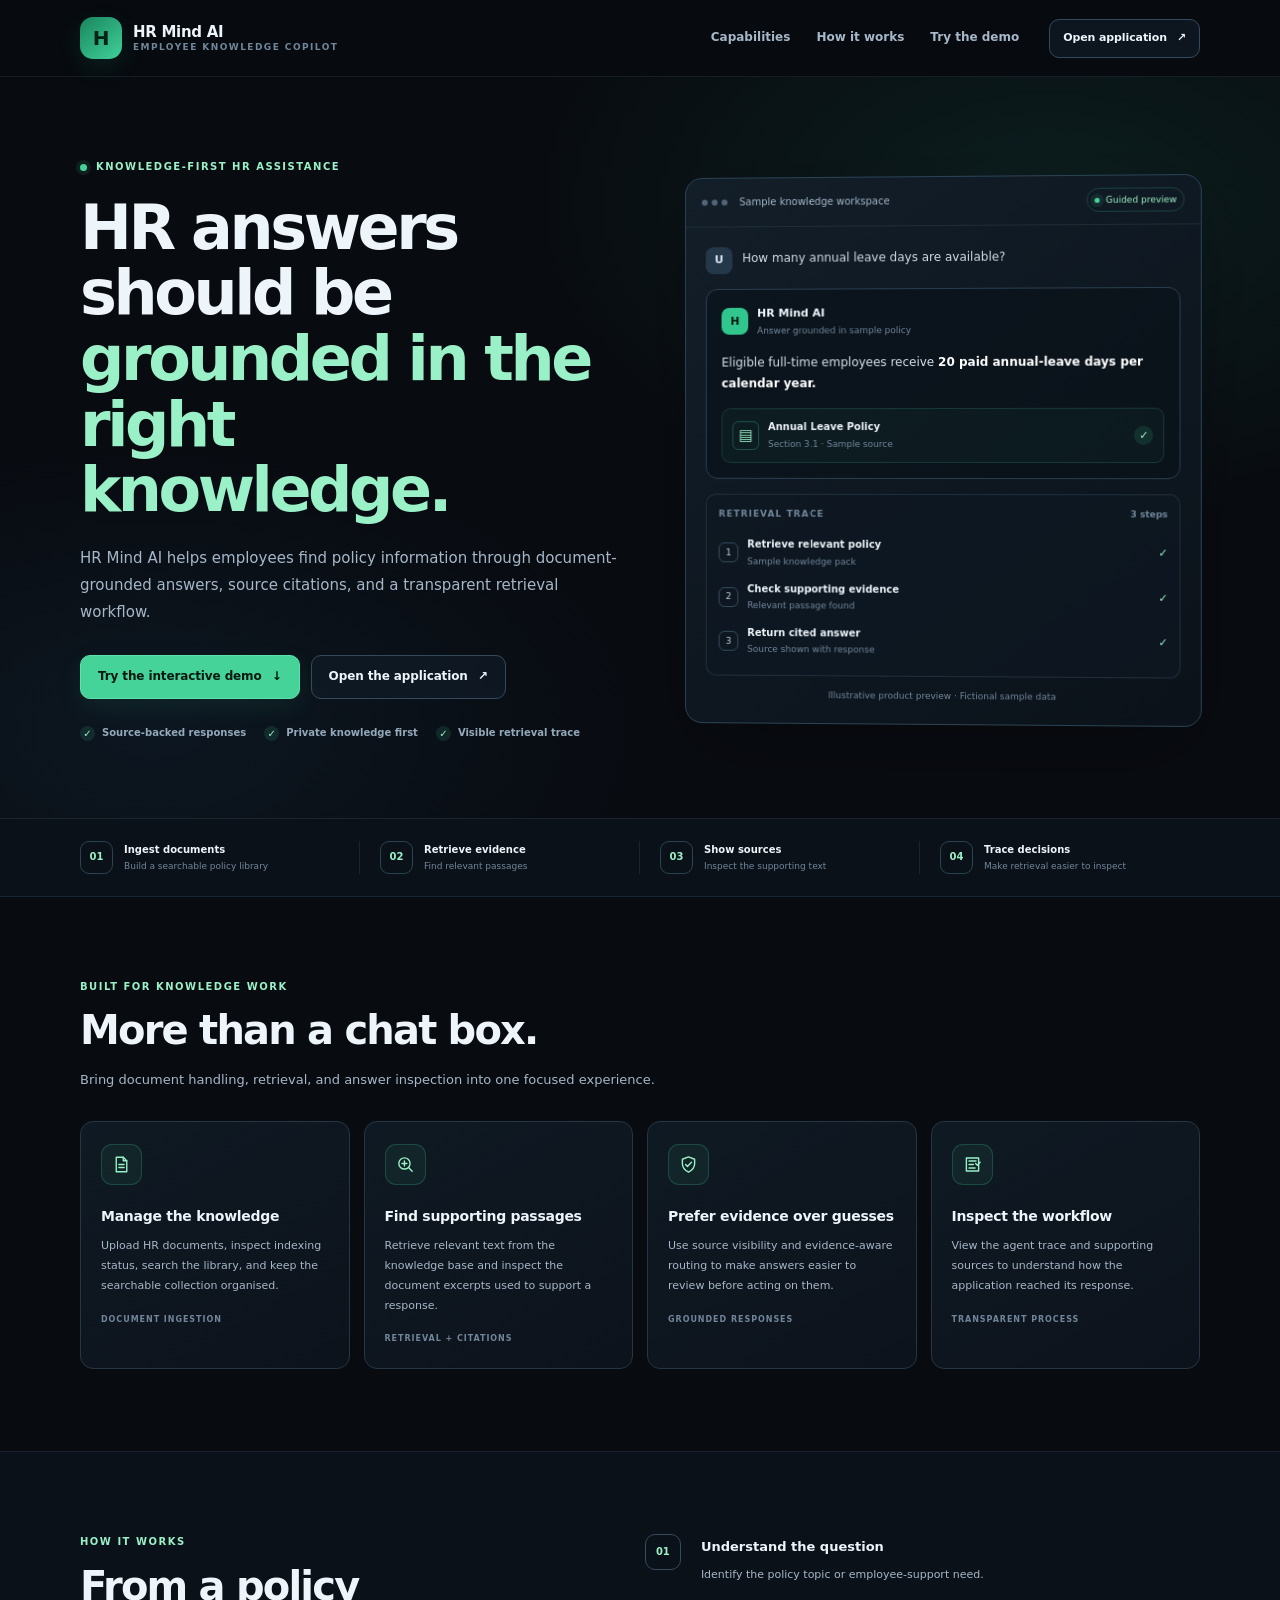
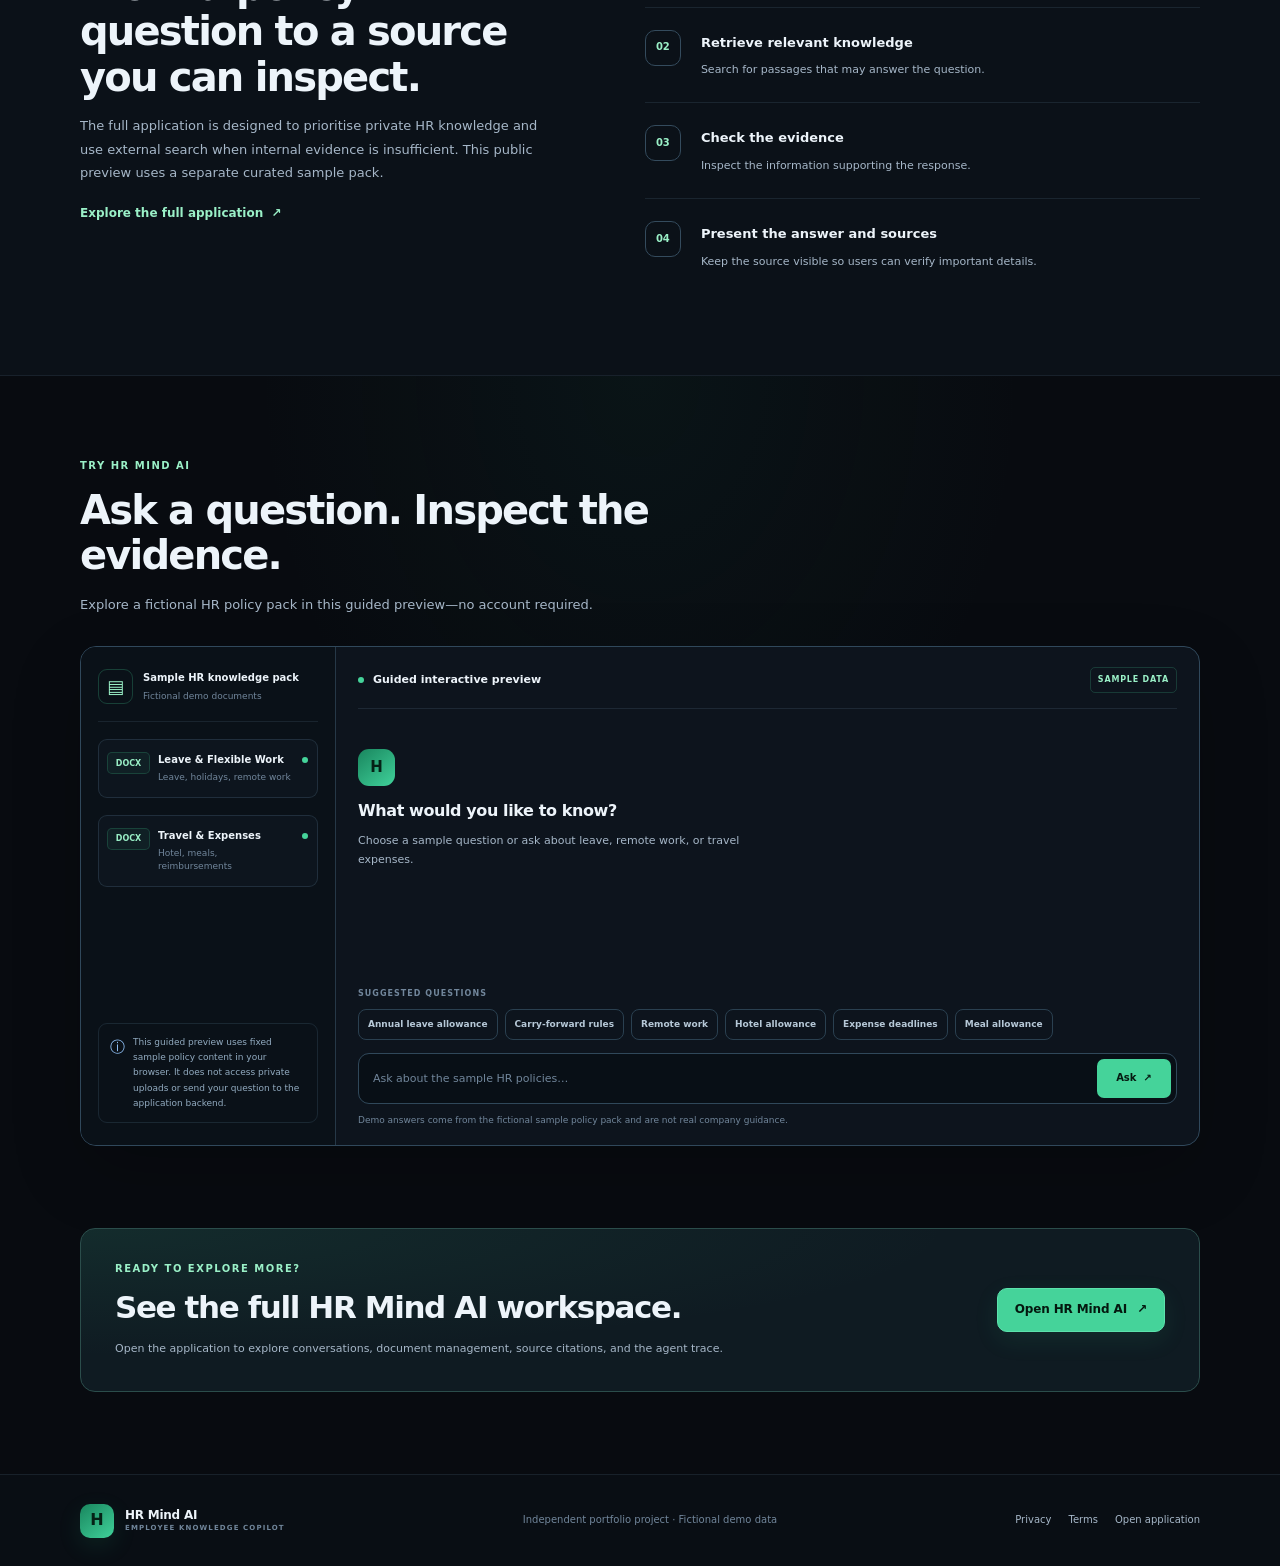
<file: templates/showcase.html>
<!doctype html>
<html lang="en">
  <head>
    <meta charset="UTF-8" />
    <meta name="viewport" content="width=device-width, initial-scale=1.0" />
    <meta name="theme-color" content="#080b10" />
    <meta name="description" content="Explore HR Mind AI, an employee knowledge copilot for document-grounded HR answers, citations, and transparent retrieval workflows." />
    <meta property="og:type" content="website" />
    <meta property="og:title" content="HR Mind AI — HR answers you can verify" />
    <meta property="og:description" content="Explore a guided sample workspace for policy questions, document-grounded answers, and citations." />
    <meta property="og:url" content="https://hrmindai.dpdns.org/showcase" />
    <link rel="canonical" href="https://hrmindai.dpdns.org/showcase" />
    <title>HR Mind AI — HR answers you can verify</title>
    <link rel="stylesheet" href="/static/css/showcase.css?v=public-showcase-20261026" />
    <script defer src="/static/js/showcase.js?v=public-showcase-20261026"></script>
  </head>
  <body class="showcase-page">
    <a class="sc-skip-link" href="#main-content">Skip to content</a>
    <header class="sc-header">
      <div class="sc-container sc-header-inner">
        <a class="sc-brand" href="/showcase" aria-label="HR Mind AI showcase home">
          <span class="sc-brand-mark" aria-hidden="true">H</span>
          <span class="sc-brand-copy"><strong>HR Mind AI</strong><small>EMPLOYEE KNOWLEDGE COPILOT</small></span>
        </a>
        <nav class="sc-nav" aria-label="Main navigation">
          <a href="#capabilities">Capabilities</a>
          <a href="#workflow">How it works</a>
          <a href="#demo">Try the demo</a>
        </nav>
        <a class="sc-button sc-button-quiet sc-header-cta" href="/">Open application <span aria-hidden="true">↗</span></a>
        <button class="sc-menu-button" id="scMenuButton" type="button" aria-expanded="false" aria-controls="scNavMobile">Menu</button>
      </div>
      <div class="sc-mobile-nav" id="scNavMobile" hidden>
        <a href="#capabilities">Capabilities</a>
        <a href="#workflow">How it works</a>
        <a href="#demo">Try the demo</a>
        <a href="/">Open application</a>
      </div>
    </header>

    <main id="main-content">
      <section class="sc-hero">
        <div class="sc-container sc-hero-grid">
          <div class="sc-hero-copy">
            <p class="sc-eyebrow"><span class="sc-eyebrow-dot"></span> KNOWLEDGE-FIRST HR ASSISTANCE</p>
            <h1>HR answers should be <span>grounded in the right knowledge.</span></h1>
            <p class="sc-hero-lede">HR Mind AI helps employees find policy information through document-grounded answers, source citations, and a transparent retrieval workflow.</p>
            <div class="sc-hero-actions">
              <a class="sc-button sc-button-primary" href="#demo">Try the interactive demo <span aria-hidden="true">↓</span></a>
              <a class="sc-button sc-button-secondary" href="/">Open the application <span aria-hidden="true">↗</span></a>
            </div>
            <div class="sc-assurances" aria-label="Product principles">
              <span><i aria-hidden="true">✓</i> Source-backed responses</span>
              <span><i aria-hidden="true">✓</i> Private knowledge first</span>
              <span><i aria-hidden="true">✓</i> Visible retrieval trace</span>
            </div>
          </div>
          <div class="sc-hero-visual" aria-label="Illustration of a grounded HR answer">
            <div class="sc-window-bar"><span class="sc-window-dots"><i></i><i></i><i></i></span><span>Sample knowledge workspace</span><span class="sc-live-pill"><i></i> Guided preview</span></div>
            <div class="sc-window-body">
              <div class="sc-preview-question"><span class="sc-mini-avatar sc-avatar-user">U</span><p>How many annual leave days are available?</p></div>
              <div class="sc-preview-answer">
                <div class="sc-answer-heading"><span class="sc-mini-avatar sc-avatar-ai">H</span><div><strong>HR Mind AI</strong><small>Answer grounded in sample policy</small></div></div>
                <p>Eligible full-time employees receive <strong>20 paid annual-leave days per calendar year.</strong></p>
                <div class="sc-preview-source"><span class="sc-file-icon" aria-hidden="true">▤</span><div><strong>Annual Leave Policy</strong><small>Section 3.1 · Sample source</small></div><span class="sc-source-check" aria-label="Source attached">✓</span></div>
              </div>
              <div class="sc-trace-preview"><div class="sc-trace-title"><span>RETRIEVAL TRACE</span><span>3 steps</span></div><div class="sc-trace-step"><span>1</span><div><strong>Retrieve relevant policy</strong><small>Sample knowledge pack</small></div><b>✓</b></div><div class="sc-trace-step"><span>2</span><div><strong>Check supporting evidence</strong><small>Relevant passage found</small></div><b>✓</b></div><div class="sc-trace-step"><span>3</span><div><strong>Return cited answer</strong><small>Source shown with response</small></div><b>✓</b></div></div>
              <p class="sc-preview-note">Illustrative product preview · Fictional sample data</p>
            </div>
          </div>
        </div>
      </section>

      <section class="sc-proof-strip" aria-label="Core capabilities">
        <div class="sc-container sc-proof-grid">
          <div><span class="sc-proof-icon" aria-hidden="true">01</span><span><strong>Ingest documents</strong><small>Build a searchable policy library</small></span></div>
          <div><span class="sc-proof-icon" aria-hidden="true">02</span><span><strong>Retrieve evidence</strong><small>Find relevant passages</small></span></div>
          <div><span class="sc-proof-icon" aria-hidden="true">03</span><span><strong>Show sources</strong><small>Inspect the supporting text</small></span></div>
          <div><span class="sc-proof-icon" aria-hidden="true">04</span><span><strong>Trace decisions</strong><small>Make retrieval easier to inspect</small></span></div>
        </div>
      </section>

      <section class="sc-section" id="capabilities">
        <div class="sc-container">
          <div class="sc-section-heading"><p class="sc-eyebrow">BUILT FOR KNOWLEDGE WORK</p><h2>More than a chat box.</h2><p>Bring document handling, retrieval, and answer inspection into one focused experience.</p></div>
          <div class="sc-capability-grid">
            <article class="sc-capability-card"><span class="sc-cap-icon" aria-hidden="true"><svg viewBox="0 0 24 24"><path d="M6 3.75h8l4 4V20.25H6z"/><path d="M14 3.75v4h4M9 12h6M9 15.5h6"/></svg></span><h3>Manage the knowledge</h3><p>Upload HR documents, inspect indexing status, search the library, and keep the searchable collection organised.</p><span class="sc-card-kicker">DOCUMENT INGESTION</span></article>
            <article class="sc-capability-card"><span class="sc-cap-icon" aria-hidden="true"><svg viewBox="0 0 24 24"><circle cx="10.8" cy="10.8" r="6.4"/><path d="m15.5 15.5 4.1 4.1M8 10.8h5.6M10.8 8v5.6"/></svg></span><h3>Find supporting passages</h3><p>Retrieve relevant text from the knowledge base and inspect the document excerpts used to support a response.</p><span class="sc-card-kicker">RETRIEVAL + CITATIONS</span></article>
            <article class="sc-capability-card"><span class="sc-cap-icon" aria-hidden="true"><svg viewBox="0 0 24 24"><path d="M12 3.25 19 6v5.2c0 4.3-2.8 7.4-7 9.55-4.2-2.15-7-5.25-7-9.55V6z"/><path d="m8.7 12.1 2.1 2.1 4.6-4.8"/></svg></span><h3>Prefer evidence over guesses</h3><p>Use source visibility and evidence-aware routing to make answers easier to review before acting on them.</p><span class="sc-card-kicker">GROUNDED RESPONSES</span></article>
            <article class="sc-capability-card"><span class="sc-cap-icon" aria-hidden="true"><svg viewBox="0 0 24 24"><path d="M5 4.5h14v15H5zM8 8h8M8 12h5M8 16h7"/><path d="m15.5 10.8 2 2 3.2-3.4"/></svg></span><h3>Inspect the workflow</h3><p>View the agent trace and supporting sources to understand how the application reached its response.</p><span class="sc-card-kicker">TRANSPARENT PROCESS</span></article>
          </div>
        </div>
      </section>

      <section class="sc-section sc-workflow-section" id="workflow">
        <div class="sc-container sc-workflow-layout">
          <div class="sc-section-heading sc-workflow-copy"><p class="sc-eyebrow">HOW IT WORKS</p><h2>From a policy question to a source you can inspect.</h2><p>The full application is designed to prioritise private HR knowledge and use external search when internal evidence is insufficient. This public preview uses a separate curated sample pack.</p><a class="sc-inline-link" href="/">Explore the full application <span aria-hidden="true">↗</span></a></div>
          <ol class="sc-workflow-list"><li><span>01</span><div><strong>Understand the question</strong><p>Identify the policy topic or employee-support need.</p></div></li><li><span>02</span><div><strong>Retrieve relevant knowledge</strong><p>Search for passages that may answer the question.</p></div></li><li><span>03</span><div><strong>Check the evidence</strong><p>Inspect the information supporting the response.</p></div></li><li><span>04</span><div><strong>Present the answer and sources</strong><p>Keep the source visible so users can verify important details.</p></div></li></ol>
        </div>
      </section>

      <section class="sc-section sc-demo-section" id="demo">
        <div class="sc-container">
          <div class="sc-section-heading sc-demo-heading"><p class="sc-eyebrow">TRY HR MIND AI</p><h2>Ask a question. Inspect the evidence.</h2><p>Explore a fictional HR policy pack in this guided preview—no account required.</p></div>
          <div class="sc-demo-workspace">
            <aside class="sc-demo-sidebar"><div class="sc-demo-sidebar-heading"><span class="sc-demo-pack-icon" aria-hidden="true">▤</span><div><strong>Sample HR knowledge pack</strong><small>Fictional demo documents</small></div></div><div class="sc-demo-doc"><span class="sc-doc-type">DOCX</span><div><strong>Leave &amp; Flexible Work</strong><small>Leave, holidays, remote work</small></div><span class="sc-indexed-dot" title="Included in demo"></span></div><div class="sc-demo-doc"><span class="sc-doc-type">DOCX</span><div><strong>Travel &amp; Expenses</strong><small>Hotel, meals, reimbursements</small></div><span class="sc-indexed-dot" title="Included in demo"></span></div><div class="sc-demo-sidebar-note"><span aria-hidden="true">ⓘ</span><p>This guided preview uses fixed sample policy content in your browser. It does not access private uploads or send your question to the application backend.</p></div></aside>
            <div class="sc-demo-main">
              <div class="sc-demo-main-header"><div><span class="sc-demo-status-dot"></span><strong>Guided interactive preview</strong></div><span class="sc-demo-label">SAMPLE DATA</span></div>
              <div class="sc-demo-messages" id="scDemoMessages" aria-live="polite"><div class="sc-demo-empty" id="scDemoEmpty"><span class="sc-empty-mark" aria-hidden="true">H</span><h3>What would you like to know?</h3><p>Choose a sample question or ask about leave, remote work, or travel expenses.</p></div></div>
              <div class="sc-suggestion-label">SUGGESTED QUESTIONS</div>
              <div class="sc-suggestions"><button type="button" data-demo-question="How many annual leave days do eligible full-time employees receive?">Annual leave allowance</button><button type="button" data-demo-question="Can unused annual leave be carried forward?">Carry-forward rules</button><button type="button" data-demo-question="How many remote-work days are allowed each week?">Remote work</button><button type="button" data-demo-question="What is the hotel reimbursement cap in a metro city?">Hotel allowance</button><button type="button" data-demo-question="How long do employees have to submit travel expenses?">Expense deadlines</button><button type="button" data-demo-question="What is the daily meal allowance on a business trip?">Meal allowance</button></div>
              <form class="sc-demo-form" id="scDemoForm"><label class="sc-sr-only" for="scDemoQuestion">Ask a question about the sample HR policies</label><input id="scDemoQuestion" name="question" maxlength="400" autocomplete="off" placeholder="Ask about the sample HR policies…" required /><button type="submit" id="scDemoSubmit">Ask <span aria-hidden="true">↗</span></button></form>
              <p class="sc-demo-disclaimer" id="scDemoStatus" role="status">Demo answers come from the fictional sample policy pack and are not real company guidance.</p>
            </div>
          </div>
        </div>
      </section>

      <section class="sc-cta-section"><div class="sc-container sc-cta-panel"><div><p class="sc-eyebrow">READY TO EXPLORE MORE?</p><h2>See the full HR Mind AI workspace.</h2><p>Open the application to explore conversations, document management, source citations, and the agent trace.</p></div><a class="sc-button sc-button-primary" href="/">Open HR Mind AI <span aria-hidden="true">↗</span></a></div></section>
    </main>

    <footer class="sc-footer"><div class="sc-container sc-footer-inner"><a class="sc-brand sc-footer-brand" href="/showcase"><span class="sc-brand-mark" aria-hidden="true">H</span><span class="sc-brand-copy"><strong>HR Mind AI</strong><small>EMPLOYEE KNOWLEDGE COPILOT</small></span></a><p>Independent portfolio project · Fictional demo data</p><nav aria-label="Legal links"><a href="/privacy">Privacy</a><a href="/terms">Terms</a><a href="/">Open application</a></nav></div></footer>
  </body>
</html>
</file>
<file: static/css/showcase.css>
/* Public showcase: isolated styles to avoid changing the authenticated app. */
.showcase-page {
  --sc-bg: #080b10;
  --sc-panel: #0d141d;
  --sc-panel-raised: #111c27;
  --sc-border: #263644;
  --sc-border-strong: #344b5e;
  --sc-text: #edf4fa;
  --sc-muted: #a6b7c8;
  --sc-faint: #71869b;
  --sc-green: #45d39a;
  --sc-green-soft: #9af0c7;
  --sc-blue: #91c2f8;
  margin: 0;
  color: var(--sc-text);
  background: var(--sc-bg);
  font: 15px/1.65 Inter, ui-sans-serif, system-ui, -apple-system, BlinkMacSystemFont, "Segoe UI", sans-serif;
  -webkit-font-smoothing: antialiased;
  text-rendering: optimizeLegibility;
}
.showcase-page * { box-sizing: border-box; }
.showcase-page a { color: inherit; text-decoration: none; }
.showcase-page button, .showcase-page input { font: inherit; }
.showcase-page button { cursor: pointer; }
.showcase-page a:focus-visible, .showcase-page button:focus-visible, .showcase-page input:focus-visible { outline: 2px solid var(--sc-green); outline-offset: 3px; }
.sc-container { width: min(1120px, calc(100% - 48px)); margin-inline: auto; }
.sc-skip-link, .sc-sr-only { position: absolute; width: 1px; height: 1px; padding: 0; margin: -1px; overflow: hidden; clip: rect(0,0,0,0); white-space: nowrap; border: 0; }
.sc-skip-link:focus { z-index: 100; top: 10px; left: 10px; width: auto; height: auto; margin: 0; padding: 10px 14px; clip: auto; background: var(--sc-panel); border: 1px solid var(--sc-border-strong); border-radius: 8px; }
.sc-header { position: sticky; top: 0; z-index: 20; border-bottom: 1px solid rgba(100,125,145,.17); background: rgba(8,11,16,.91); backdrop-filter: blur(18px); }
.sc-header-inner { min-height: 76px; display: flex; align-items: center; gap: 30px; }
.sc-brand { display: inline-flex; align-items: center; gap: 11px; min-width: max-content; }
.sc-brand-mark { display: grid; place-items: center; width: 42px; height: 42px; border-radius: 13px; background: linear-gradient(140deg,#19865e,#40d19a); color: #052216; font-size: 20px; font-weight: 900; box-shadow: 0 8px 24px rgba(44,191,133,.12); }
.sc-brand-copy { display: grid; gap: 1px; line-height: 1.25; }
.sc-brand-copy strong { font-size: 15px; letter-spacing: -.02em; }
.sc-brand-copy small { color: var(--sc-faint); font-size: 9px; letter-spacing: .16em; font-weight: 800; }
.sc-nav { display: flex; align-items: center; justify-content: center; gap: 26px; margin-left: auto; }
.sc-nav a, .sc-mobile-nav a { color: var(--sc-muted); font-size: 12px; font-weight: 650; transition: color .16s ease; }
.sc-nav a:hover, .sc-mobile-nav a:hover { color: var(--sc-green-soft); }
.sc-button { display: inline-flex; align-items: center; justify-content: center; gap: 10px; min-height: 44px; padding: 0 17px; border: 1px solid transparent; border-radius: 10px; font-size: 12px; font-weight: 800; letter-spacing: -.01em; transition: background .16s ease, border-color .16s ease, transform .16s ease; }
.sc-button:hover { transform: translateY(-1px); }
.sc-button-primary { color: #04180f !important; background: var(--sc-green); border-color: #5ce2ac; box-shadow: 0 8px 24px rgba(48,196,137,.1); }
.sc-button-primary:hover { background: #63e3b0; }
.sc-button-secondary, .sc-button-quiet { color: var(--sc-text) !important; background: rgba(17,28,39,.7); border-color: var(--sc-border-strong); }
.sc-button-secondary:hover, .sc-button-quiet:hover { background: #172532; border-color: #537087; }
.sc-header-cta { min-height: 39px; padding-inline: 13px; font-size: 11px; }
.sc-menu-button, .sc-mobile-nav { display: none; }
.sc-hero { position: relative; overflow: hidden; padding: 82px 0 76px; background: radial-gradient(ellipse at 82% 17%, rgba(26,105,87,.2), transparent 37%), radial-gradient(ellipse at 12% 88%, rgba(36,80,115,.17), transparent 32%); }
.sc-hero-grid { display: grid; grid-template-columns: minmax(0,1.02fr) minmax(400px,.98fr); align-items: center; gap: 64px; }
.sc-eyebrow { display: flex; align-items: center; gap: 9px; margin: 0 0 19px; color: var(--sc-green-soft); font-size: 10px; font-weight: 850; letter-spacing: .15em; }
.sc-eyebrow-dot, .sc-live-pill i, .sc-demo-status-dot, .sc-indexed-dot { display: inline-block; width: 7px; height: 7px; flex: 0 0 7px; border-radius: 50%; background: var(--sc-green); box-shadow: 0 0 0 4px rgba(69,211,154,.1); }
.sc-hero h1 { max-width: 610px; margin: 0; font-size: clamp(39px,5vw,62px); line-height: 1.06; letter-spacing: -.055em; font-weight: 780; }
.sc-hero h1 span { color: var(--sc-green-soft); }
.sc-hero-lede { max-width: 555px; margin: 22px 0 0; color: var(--sc-muted); font-size: 15px; line-height: 1.8; }
.sc-hero-actions { display: flex; flex-wrap: wrap; gap: 11px; margin-top: 29px; }
.sc-assurances { display: flex; flex-wrap: wrap; gap: 12px 18px; margin-top: 26px; color: #94a9ba; font-size: 10px; font-weight: 650; }
.sc-assurances span { display: flex; align-items: center; gap: 7px; }
.sc-assurances i { display: grid; place-items: center; width: 15px; height: 15px; border-radius: 50%; background: rgba(69,211,154,.12); color: var(--sc-green-soft); font-size: 10px; font-style: normal; }
.sc-hero-visual { overflow: hidden; border: 1px solid #2b4354; border-radius: 17px; background: linear-gradient(145deg,rgba(18,30,41,.97),rgba(10,17,25,.98)); box-shadow: 0 26px 85px rgba(0,0,0,.28); transform: perspective(1200px) rotateY(-2deg); }
.sc-window-bar { display: flex; align-items: center; gap: 12px; min-height: 49px; padding: 0 16px; border-bottom: 1px solid rgba(98,123,145,.18); color: #a4b7c8; font-size: 10px; }
.sc-window-dots { display: flex; gap: 4px; }
.sc-window-dots i { width: 6px; height: 6px; border-radius: 50%; background: #526577; }
.sc-live-pill { display: inline-flex; align-items: center; gap: 6px; margin-left: auto; padding: 4px 7px; border: 1px solid rgba(69,211,154,.21); border-radius: 999px; color: var(--sc-green-soft); font-size: 9px; white-space: nowrap; }
.sc-live-pill i { width: 5px; height: 5px; flex-basis: 5px; }
.sc-window-body { padding: 20px; }
.sc-preview-question { display: flex; align-items: flex-start; gap: 10px; margin-bottom: 15px; }
.sc-preview-question p { margin: 2px 0 0; color: #cfdae4; font-size: 12px; }
.sc-mini-avatar { display: grid; place-items: center; width: 27px; height: 27px; flex: 0 0 27px; border-radius: 8px; font-size: 11px; font-weight: 900; }
.sc-avatar-user { background: #24384a; color: #d9e8f8; }
.sc-avatar-ai { background: #30c68e; color: #04190f; }
.sc-preview-answer { padding: 15px; border: 1px solid #293d4d; border-radius: 12px; background: rgba(8,15,22,.6); }
.sc-answer-heading { display: flex; align-items: center; gap: 9px; }
.sc-answer-heading div { display: grid; gap: 1px; }
.sc-answer-heading strong { font-size: 11px; }
.sc-answer-heading small { color: var(--sc-faint); font-size: 9px; }
.sc-preview-answer > p { margin: 14px 0; color: #d6e1eb; font-size: 12px; line-height: 1.75; }
.sc-preview-answer > p strong { color: white; }
.sc-preview-source { display: flex; align-items: center; gap: 9px; padding: 10px; border: 1px solid rgba(69,211,154,.16); border-radius: 9px; background: rgba(69,211,154,.045); }
.sc-file-icon { display: grid; place-items: center; width: 27px; height: 29px; border: 1px solid rgba(69,211,154,.28); border-radius: 6px; color: var(--sc-green-soft); font-size: 15px; }
.sc-preview-source div { display: grid; gap: 2px; min-width: 0; }
.sc-preview-source strong { overflow-wrap: anywhere; font-size: 10px; }
.sc-preview-source small { color: var(--sc-faint); font-size: 9px; }
.sc-source-check { display: grid; place-items: center; width: 19px; height: 19px; margin-left: auto; border-radius: 50%; background: rgba(69,211,154,.12); color: var(--sc-green-soft); font-size: 11px; }
.sc-trace-preview { margin-top: 15px; padding: 12px; border: 1px solid rgba(71,93,111,.34); border-radius: 10px; background: rgba(14,23,33,.7); }
.sc-trace-title { display: flex; justify-content: space-between; margin-bottom: 9px; color: var(--sc-faint); font-size: 9px; font-weight: 800; letter-spacing: .12em; }
.sc-trace-title span:last-child { letter-spacing: 0; font-weight: 600; }
.sc-trace-step { display: flex; align-items: center; gap: 9px; padding: 6px 0; }
.sc-trace-step > span { display: grid; place-items: center; width: 20px; height: 20px; flex: 0 0 20px; border: 1px solid #34495a; border-radius: 6px; color: #bdd0df; font-size: 9px; }
.sc-trace-step div { display: grid; flex: 1; gap: 1px; }
.sc-trace-step strong { font-size: 10px; font-weight: 700; }
.sc-trace-step small { color: var(--sc-faint); font-size: 9px; }
.sc-trace-step b { color: var(--sc-green-soft); font-size: 11px; }
.sc-preview-note { margin: 12px 0 0; color: var(--sc-faint); text-align: center; font-size: 9px; }
.sc-proof-strip { border-block: 1px solid rgba(94,121,143,.19); background: #0b1118; }
.sc-proof-grid { display: grid; grid-template-columns: repeat(4,minmax(0,1fr)); padding-block: 22px; }
.sc-proof-grid > div { display: flex; align-items: center; gap: 11px; padding: 0 20px; border-right: 1px solid rgba(94,121,143,.19); }
.sc-proof-grid > div:first-child { padding-left: 0; }
.sc-proof-grid > div:last-child { border-right: 0; }
.sc-proof-icon { display: grid; place-items: center; width: 33px; height: 33px; flex: 0 0 33px; border: 1px solid #2a4351; border-radius: 9px; color: var(--sc-green-soft); font-size: 10px; font-weight: 800; }
.sc-proof-grid > div > span:last-child { display: grid; gap: 2px; }
.sc-proof-grid strong { font-size: 10px; }
.sc-proof-grid small { color: var(--sc-faint); font-size: 9px; line-height: 1.4; }
.sc-section { padding: 82px 0; }
.sc-section-heading { max-width: 640px; margin: 0 0 30px; }
.sc-section-heading .sc-eyebrow { margin-bottom: 13px; }
.sc-section-heading h2, .sc-cta-panel h2 { margin: 0; font-size: clamp(28px,3.5vw,40px); line-height: 1.14; letter-spacing: -.045em; }
.sc-section-heading > p:not(.sc-eyebrow), .sc-cta-panel p:not(.sc-eyebrow) { margin: 14px 0 0; color: var(--sc-muted); font-size: 13px; line-height: 1.8; }
.sc-capability-grid { display: grid; grid-template-columns: repeat(4,minmax(0,1fr)); gap: 14px; }
.sc-capability-card { min-height: 235px; padding: 22px 20px 19px; border: 1px solid var(--sc-border); border-radius: 13px; background: linear-gradient(150deg,rgba(17,28,39,.84),rgba(12,19,28,.94)); transition: transform .18s ease, border-color .18s ease, background .18s ease; }
.sc-capability-card:hover { transform: translateY(-3px); border-color: #3b5b6e; background: #101b25; }
.sc-cap-icon { display: grid; place-items: center; width: 41px; height: 41px; border: 1px solid rgba(69,211,154,.22); border-radius: 11px; background: rgba(69,211,154,.065); color: var(--sc-green-soft); }
.sc-cap-icon svg { width: 21px; height: 21px; fill: none; stroke: currentColor; stroke-width: 1.6; stroke-linecap: round; stroke-linejoin: round; }
.sc-capability-card h3 { margin: 20px 0 8px; font-size: 14px; letter-spacing: -.02em; }
.sc-capability-card p { margin: 0; color: var(--sc-muted); font-size: 11px; line-height: 1.8; }
.sc-card-kicker { display: inline-block; margin-top: 17px; color: var(--sc-faint); font-size: 8px; font-weight: 850; letter-spacing: .12em; }
.sc-workflow-section { background: #0b1118; border-block: 1px solid rgba(94,121,143,.16); }
.sc-workflow-layout { display: grid; grid-template-columns: .92fr 1.08fr; gap: 92px; align-items: start; }
.sc-workflow-copy { position: sticky; top: 110px; }
.sc-inline-link { display: inline-flex; align-items: center; gap: 8px; margin-top: 19px; color: var(--sc-green-soft) !important; font-size: 12px; font-weight: 800; }
.sc-workflow-list { display: grid; gap: 0; padding: 0; margin: 0; list-style: none; }
.sc-workflow-list li { display: grid; grid-template-columns: 39px minmax(0,1fr); gap: 17px; padding: 22px 0; border-bottom: 1px solid rgba(94,121,143,.19); }
.sc-workflow-list li:first-child { padding-top: 0; }
.sc-workflow-list li:last-child { border-bottom: 0; }
.sc-workflow-list li > span { display: grid; place-items: center; width: 36px; height: 36px; border: 1px solid #344b5d; border-radius: 10px; color: var(--sc-green-soft); font-size: 10px; font-weight: 850; }
.sc-workflow-list strong { font-size: 13px; }
.sc-workflow-list p { margin: 6px 0 0; color: var(--sc-muted); font-size: 11px; line-height: 1.8; }
.sc-demo-section { background: radial-gradient(ellipse at 50% 0%,rgba(25,93,79,.11),transparent 42%), var(--sc-bg); }
.sc-demo-heading { max-width: 760px; }
.sc-demo-workspace { display: grid; grid-template-columns: 255px minmax(0,1fr); min-height: 500px; border: 1px solid #30485b; border-radius: 16px; overflow: hidden; background: #0d141d; box-shadow: 0 25px 70px rgba(0,0,0,.2); }
.sc-demo-sidebar { display: flex; flex-direction: column; gap: 17px; padding: 22px 17px; border-right: 1px solid #263847; background: #0a1118; }
.sc-demo-sidebar-heading { display: flex; gap: 10px; align-items: center; padding-bottom: 17px; border-bottom: 1px solid rgba(94,121,143,.18); }
.sc-demo-pack-icon { display: grid; place-items: center; width: 35px; height: 35px; border: 1px solid rgba(69,211,154,.24); border-radius: 9px; color: var(--sc-green-soft); font-size: 18px; }
.sc-demo-sidebar-heading > div { display: grid; gap: 3px; min-width: 0; }
.sc-demo-sidebar-heading strong { font-size: 10px; }
.sc-demo-sidebar-heading small { color: var(--sc-faint); font-size: 9px; }
.sc-demo-doc { display: grid; grid-template-columns: 43px minmax(0,1fr) 7px; align-items: start; gap: 8px; padding: 12px 8px; border: 1px solid rgba(70,96,116,.35); border-radius: 9px; background: rgba(17,28,39,.48); }
.sc-doc-type { display: grid; place-items: center; height: 22px; border: 1px solid rgba(69,211,154,.19); border-radius: 5px; background: rgba(69,211,154,.06); color: var(--sc-green-soft); font-size: 8px; font-weight: 850; }
.sc-demo-doc div { display: grid; min-width: 0; gap: 4px; }
.sc-demo-doc strong { font-size: 10px; line-height: 1.5; }
.sc-demo-doc small { color: var(--sc-faint); font-size: 9px; line-height: 1.5; }
.sc-demo-doc .sc-indexed-dot { width: 6px; height: 6px; margin-top: 5px; box-shadow: none; }
.sc-demo-sidebar-note { display: flex; gap: 8px; margin-top: auto; padding: 11px; border: 1px solid rgba(91,130,156,.2); border-radius: 9px; color: #92abc0; }
.sc-demo-sidebar-note > span { flex: 0 0 auto; color: var(--sc-blue); }
.sc-demo-sidebar-note p { margin: 0; font-size: 9px; line-height: 1.7; }
.sc-demo-main { display: flex; flex-direction: column; min-width: 0; padding: 20px 22px 18px; }
.sc-demo-main-header { display: flex; align-items: center; justify-content: space-between; gap: 12px; padding-bottom: 15px; border-bottom: 1px solid rgba(94,121,143,.2); }
.sc-demo-main-header > div { display: flex; align-items: center; gap: 9px; }
.sc-demo-main-header strong { font-size: 11px; }
.sc-demo-status-dot { width: 6px; height: 6px; flex-basis: 6px; box-shadow: none; }
.sc-demo-label { padding: 5px 7px; border: 1px solid rgba(69,211,154,.2); border-radius: 5px; color: var(--sc-green-soft); font-size: 8px; font-weight: 850; letter-spacing: .1em; white-space: nowrap; }
.sc-demo-messages { display: flex; flex-direction: column; flex: 1; gap: 12px; min-height: 175px; padding: 18px 0; }
.sc-demo-empty { display: flex; flex-direction: column; align-items: flex-start; justify-content: center; min-height: 165px; }
.sc-empty-mark { display: grid; place-items: center; width: 37px; height: 37px; margin-bottom: 12px; border-radius: 11px; background: linear-gradient(140deg,#19865e,#40d19a); color: #052216; font-weight: 900; }
.sc-demo-empty h3 { margin: 0; font-size: 16px; letter-spacing: -.025em; }
.sc-demo-empty p { max-width: 410px; margin: 7px 0 0; color: var(--sc-muted); font-size: 11px; line-height: 1.75; }
.sc-demo-question { align-self: flex-end; max-width: 88%; padding: 10px 13px; border: 1px solid #2c4658; border-radius: 12px 12px 3px 12px; background: #142331; color: #dce8f2; font-size: 11px; line-height: 1.7; overflow-wrap: anywhere; }
.sc-demo-answer { width: 100%; padding: 14px; border: 1px solid #2b4353; border-radius: 3px 12px 12px; background: #101b26; }
.sc-demo-answer-head { display: flex; align-items: center; gap: 8px; margin-bottom: 11px; }
.sc-demo-answer-head .sc-empty-mark { width: 25px; height: 25px; margin: 0; border-radius: 7px; font-size: 10px; }
.sc-demo-answer-head strong { font-size: 10px; }
.sc-demo-answer-head span:last-child { margin-left: auto; color: var(--sc-faint); font-size: 9px; }
.sc-demo-answer p { margin: 0; color: #d9e5ee; font-size: 12px; line-height: 1.8; overflow-wrap: anywhere; }
.sc-demo-citations { display: grid; gap: 8px; margin-top: 13px; }
.sc-demo-citation { display: grid; grid-template-columns: 27px minmax(0,1fr); align-items: start; gap: 9px; padding: 10px; border: 1px solid rgba(69,211,154,.18); border-radius: 8px; background: rgba(69,211,154,.035); }
.sc-demo-citation-number { display: grid; place-items: center; width: 25px; height: 25px; border: 1px solid #345b50; border-radius: 6px; color: var(--sc-green-soft); font-size: 10px; font-weight: 850; line-height: 1; }
.sc-demo-citation > div { min-width: 0; }
.sc-demo-citation strong { display: block; font-size: 10px; overflow-wrap: anywhere; }
.sc-demo-citation small { display: block; margin-top: 2px; color: var(--sc-faint); font-size: 9px; }
.sc-demo-citation p { margin-top: 7px; color: #aebfcd; font-size: 10px; line-height: 1.7; }
.sc-demo-trace { display: flex; flex-wrap: wrap; gap: 7px; margin-top: 11px; }
.sc-demo-trace span { display: inline-flex; align-items: center; gap: 5px; padding: 5px 7px; border: 1px solid rgba(82,108,127,.35); border-radius: 6px; color: #a7bbc9; font-size: 9px; }
.sc-demo-trace i { width: 5px; height: 5px; border-radius: 50%; background: var(--sc-green); }
.sc-suggestion-label { margin: 7px 0 9px; color: var(--sc-faint); font-size: 8px; font-weight: 850; letter-spacing: .13em; }
.sc-suggestions { display: flex; flex-wrap: wrap; gap: 7px; }
.sc-suggestions button { min-height: 31px; padding: 6px 9px; border: 1px solid #2a4050; border-radius: 8px; background: transparent; color: #b6c8d7; text-align: left; font-size: 9px; font-weight: 650; transition: border-color .15s ease, color .15s ease, background .15s ease; }
.sc-suggestions button:hover { border-color: #4e8c79; color: var(--sc-green-soft); background: rgba(69,211,154,.045); }
.sc-demo-form { display: flex; align-items: stretch; gap: 8px; margin-top: 13px; padding: 5px; border: 1px solid #30485a; border-radius: 11px; background: #080f16; }
.sc-demo-form:focus-within { border-color: #4c8b78; box-shadow: 0 0 0 3px rgba(69,211,154,.08); }
.sc-demo-form input { min-width: 0; flex: 1; height: 39px; padding: 0 9px; border: 0; outline: 0; background: transparent; color: var(--sc-text); font-size: 11px; }
.sc-demo-form input::placeholder { color: #71869b; }
.sc-demo-form button { display: inline-flex; align-items: center; justify-content: center; gap: 7px; min-width: 74px; padding: 0 12px; border: 0; border-radius: 7px; background: var(--sc-green); color: #061a11; font-size: 10px; font-weight: 850; }
.sc-demo-form button:hover { background: #65e5b3; }
.sc-demo-form button:disabled { opacity: .6; cursor: wait; }
.sc-demo-disclaimer { margin: 9px 0 0; color: var(--sc-faint); font-size: 9px; line-height: 1.6; }
.sc-cta-section { padding: 0 0 82px; }
.sc-cta-panel { display: flex; align-items: center; justify-content: space-between; gap: 30px; padding: 32px 34px; border: 1px solid #2b4d4b; border-radius: 15px; background: radial-gradient(ellipse at 0 0,rgba(47,146,108,.14),transparent 55%), #0f1b22; }
.sc-cta-panel .sc-eyebrow { margin-bottom: 12px; }
.sc-cta-panel h2 { font-size: clamp(24px,3vw,31px); }
.sc-cta-panel p:not(.sc-eyebrow) { max-width: 640px; font-size: 11px; }
.sc-cta-panel > .sc-button { flex: 0 0 auto; }
.sc-footer { border-top: 1px solid rgba(94,121,143,.18); background: #090e14; }
.sc-footer-inner { display: flex; align-items: center; gap: 25px; min-height: 91px; padding-block: 15px; }
.sc-footer-brand .sc-brand-mark { width: 34px; height: 34px; border-radius: 10px; font-size: 16px; }
.sc-footer-brand .sc-brand-copy strong { font-size: 12px; }
.sc-footer-brand .sc-brand-copy small { font-size: 7px; }
.sc-footer-inner > p { margin: 0 auto; color: var(--sc-faint); font-size: 10px; }
.sc-footer-inner nav { display: flex; gap: 17px; }
.sc-footer-inner nav a { color: var(--sc-muted); font-size: 10px; }
.sc-footer-inner nav a:hover { color: var(--sc-green-soft); }
.auth-showcase-link { display: flex; align-items: center; justify-content: center; gap: 8px; width: fit-content; max-width: 100%; margin: 14px auto 0; padding: 9px 12px; border: 1px solid rgba(69,211,154,.24); border-radius: 9px; color: #a4efca; background: rgba(69,211,154,.045); font-size: 12px; font-weight: 700; text-align: center; text-decoration: none; }
.auth-showcase-link:hover { border-color: rgba(69,211,154,.5); background: rgba(69,211,154,.09); }
@media (max-width: 1000px) {
  .sc-hero-grid { grid-template-columns: minmax(0,1fr) minmax(340px,.9fr); gap: 35px; }
  .sc-proof-grid > div { padding-inline: 12px; }
  .sc-capability-grid { grid-template-columns: repeat(2,minmax(0,1fr)); }
  .sc-workflow-layout { gap: 52px; }
}
@media (max-width: 760px) {
  .sc-container { width: min(100% - 32px, 620px); }
  .sc-header-inner { min-height: 68px; gap: 12px; }
  .sc-nav, .sc-header-cta { display: none; }
  .sc-menu-button { display: inline-flex; align-items: center; justify-content: center; min-height: 36px; margin-left: auto; padding: 0 12px; border: 1px solid var(--sc-border-strong); border-radius: 8px; background: #101a24; color: var(--sc-text); font-size: 11px; font-weight: 750; }
  .sc-mobile-nav:not([hidden]) { display: grid; gap: 0; padding: 6px 16px 13px; border-top: 1px solid rgba(94,121,143,.14); background: rgba(8,11,16,.98); }
  .sc-mobile-nav a { padding: 11px 4px; }
  .sc-hero { padding: 54px 0 52px; }
  .sc-hero-grid { grid-template-columns: minmax(0,1fr); gap: 32px; }
  .sc-hero h1 { max-width: 600px; font-size: clamp(37px,9vw,52px); }
  .sc-hero-lede { font-size: 13px; }
  .sc-hero-visual { max-width: 570px; transform: none; }
  .sc-proof-grid { grid-template-columns: repeat(2,minmax(0,1fr)); gap: 18px 0; padding-block: 19px; }
  .sc-proof-grid > div { padding: 0 12px; border-right: 0; }
  .sc-proof-grid > div:nth-child(odd) { padding-left: 0; }
  .sc-section { padding: 60px 0; }
  .sc-workflow-layout { grid-template-columns: minmax(0,1fr); gap: 31px; }
  .sc-workflow-copy { position: static; }
  .sc-demo-workspace { grid-template-columns: minmax(0,1fr); }
  .sc-demo-sidebar { display: grid; grid-template-columns: minmax(0,1fr) minmax(0,1fr); gap: 9px; padding: 14px; border-right: 0; border-bottom: 1px solid #263847; }
  .sc-demo-sidebar-heading { grid-column: 1 / -1; padding-bottom: 11px; }
  .sc-demo-doc { grid-template-columns: 37px minmax(0,1fr) 6px; gap: 6px; padding: 9px 7px; }
  .sc-demo-sidebar-note { grid-column: 1 / -1; margin-top: 1px; }
  .sc-demo-main { padding: 16px 14px; }
  .sc-demo-messages { min-height: 145px; }
  .sc-cta-section { padding-bottom: 60px; }
  .sc-cta-panel { align-items: flex-start; flex-direction: column; padding: 24px; }
  .sc-footer-inner { flex-wrap: wrap; gap: 14px; padding-block: 18px; }
  .sc-footer-inner > p { order: 3; flex-basis: 100%; margin: 0; }
  .sc-footer-inner nav { margin-left: auto; gap: 12px; }
}
@media (max-width: 420px) {
  .sc-container { width: calc(100% - 24px); }
  .sc-brand-copy small { letter-spacing: .1em; font-size: 8px; }
  .sc-hero-actions { display: grid; grid-template-columns: minmax(0,1fr); }
  .sc-hero-actions .sc-button { width: 100%; }
  .sc-assurances { display: grid; gap: 8px; }
  .sc-window-body { padding: 13px; }
  .sc-live-pill { font-size: 8px; padding: 4px 5px; }
  .sc-capability-grid { grid-template-columns: minmax(0,1fr); }
  .sc-capability-card { min-height: 0; padding: 19px; }
  .sc-demo-sidebar { grid-template-columns: minmax(0,1fr); }
  .sc-demo-sidebar-heading, .sc-demo-sidebar-note { grid-column: 1; }
  .sc-demo-doc { grid-template-columns: 43px minmax(0,1fr) 7px; }
  .sc-demo-main-header { align-items: flex-start; }
  .sc-demo-label { font-size: 7px; }
  .sc-demo-form { gap: 4px; }
  .sc-demo-form button { min-width: 62px; padding-inline: 8px; }
  .sc-suggestions button { max-width: 100%; }
  .sc-footer-inner nav { gap: 10px; }
}
@media (prefers-reduced-motion: reduce) {
  .showcase-page *, .showcase-page *::before, .showcase-page *::after { scroll-behavior: auto !important; transition-duration: .01ms !important; animation-duration: .01ms !important; }
}
</file>
